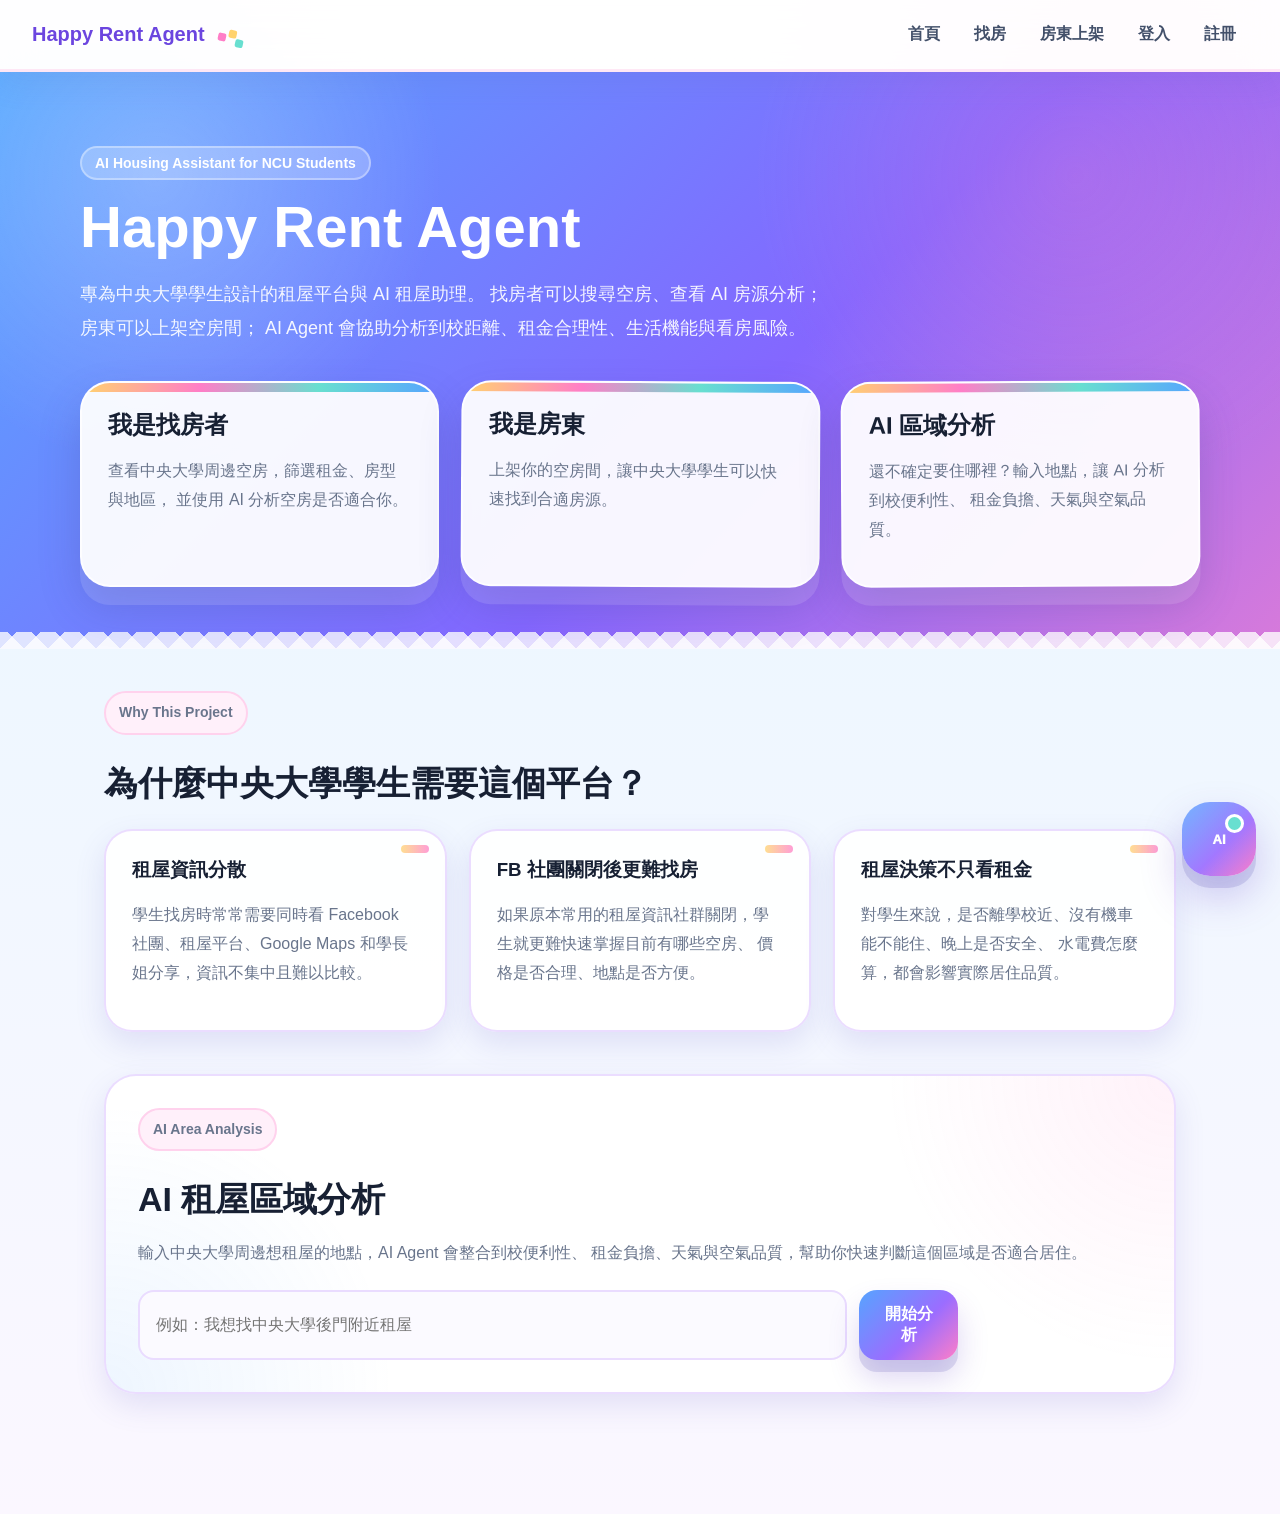
<file: templates/index.html>
<!DOCTYPE html>
<html lang="zh-Hant">
<head>
    <meta charset="UTF-8">

    <!-- 讓網頁在手機上也能正常縮放 -->
    <meta name="viewport" content="width=device-width, initial-scale=1.0">

    <title>Happy Rent Agent | 中央大學租屋平台</title>

    <!-- 共用 CSS -->
    <link rel="stylesheet" href="/static/css/style.css">
</head>
<body>

    <!-- 導覽列 -->
    <nav class="navbar">
        <div class="nav-brand">
            Happy Rent Agent
        </div>

        <div class="nav-links">
            <a href="/">首頁</a>
            <a href="/listings">找房</a>
            <a href="/landlord/new">房東上架</a>
            <a href="/login">登入</a>
            <a href="/register">註冊</a>
        </div>
    </nav>

    <!-- 首頁 Hero 區塊 -->
    <header class="home-hero">
        <div class="home-hero-content">

            <p class="tag">AI Housing Assistant for NCU Students</p>

            <h1>Happy Rent Agent</h1>

            <p class="subtitle">
                專為中央大學學生設計的租屋平台與 AI 租屋助理。
                找房者可以搜尋空房、查看 AI 房源分析；房東可以上架空房間；
                AI Agent 會協助分析到校距離、租金合理性、生活機能與看房風險。
            </p>

            <!-- 三個主要入口 -->
            <div class="home-action-grid">

                <!-- 找房者入口 -->
                <a href="/listings" class="home-action-card">
                    <h2>我是找房者</h2>
                    <p>
                        查看中央大學周邊空房，篩選租金、房型與地區，
                        並使用 AI 分析空房是否適合你。
                    </p>
                </a>

                <!-- 房東入口 -->
                <a href="/landlord/new" class="home-action-card">
                    <h2>我是房東</h2>
                    <p>
                        上架你的空房間，讓中央大學學生可以快速找到合適房源。
                    </p>
                </a>

                <!-- AI 分析入口 -->
                <a href="#ai-area-analysis" class="home-action-card">
                    <h2>AI 區域分析</h2>
                    <p>
                        還不確定要住哪裡？輸入地點，讓 AI 分析到校便利性、
                        租金負擔、天氣與空氣品質。
                    </p>
                </a>

            </div>
        </div>
    </header>

    <!-- 專案痛點介紹 -->
    <main class="container">

        <section class="problem-section">
            <div class="section-heading">
                <p class="tag dark-tag">Why This Project</p>
                <h2>為什麼中央大學學生需要這個平台？</h2>
            </div>

            <div class="problem-grid">

                <div class="problem-card">
                    <h3>租屋資訊分散</h3>
                    <p>
                        學生找房時常常需要同時看 Facebook 社團、租屋平台、Google Maps
                        和學長姐分享，資訊不集中且難以比較。
                    </p>
                </div>

                <div class="problem-card">
                    <h3>FB 社團關閉後更難找房</h3>
                    <p>
                        如果原本常用的租屋資訊社群關閉，學生就更難快速掌握目前有哪些空房、
                        價格是否合理、地點是否方便。
                    </p>
                </div>

                <div class="problem-card">
                    <h3>租屋決策不只看租金</h3>
                    <p>
                        對學生來說，是否離學校近、沒有機車能不能住、晚上是否安全、
                        水電費怎麼算，都會影響實際居住品質。
                    </p>
                </div>

            </div>
        </section>

        <!-- AI 區域分析區塊 -->
        <section id="ai-area-analysis" class="ai-analysis-home-section">

            <div class="section-heading">
                <p class="tag dark-tag">AI Area Analysis</p>
                <h2>AI 租屋區域分析</h2>
                <p>
                    輸入中央大學周邊想租屋的地點，AI Agent 會整合到校便利性、
                    租金負擔、天氣與空氣品質，幫助你快速判斷這個區域是否適合居住。
                </p>
            </div>

            <!-- AI 搜尋框 -->
            <div class="search-box light-search-box">
                <input id="locationInput" type="text" placeholder="例如：我想找中央大學後門附近租屋">
                <button onclick="analyzeArea()">開始分析</button>
            </div>

            <!-- loading 區塊 -->
            <section id="loading" class="loading hidden">
                AI Agent 正在分析中...
            </section>

            <!-- AI 分析結果 -->
            <section id="resultSection" class="hidden">
                <h2 id="resultTitle">地區分析結果</h2>

                <div class="cards">
                    <div class="card">
                        <p class="card-label">到校便利性</p>
                        <h3 id="commuteScore">--</h3>
                        <p id="commuteSummary">--</p>
                    </div>

                    <div class="card">
                        <p class="card-label">學生生活機能</p>
                        <h3 id="facilityScore">--</h3>
                        <p id="facilitySummary">--</p>
                    </div>

                    <div class="card">
                        <p class="card-label">租金負擔</p>
                        <h3 id="rentalLevel">--</h3>
                        <p id="rentalSummary">--</p>
                    </div>

                    <div class="card">
                        <p class="card-label">空氣品質</p>
                        <h3 id="airQuality">--</h3>
                        <p id="airSummary">--</p>
                    </div>
                </div>

                <section class="analysis-panel">
                    <h2>AI 地區摘要</h2>
                    <p id="aiSummary"></p>
                    <p class="coordinate-text" id="coordinateText"></p>
                    <p class="source-text" id="summarySource"></p>
                </section>

                <section class="details-grid">

                    <div class="detail-card">
                        <h3>到校方式估算</h3>
                        <p id="commuteInfo"></p>
                    </div>

                    <div class="detail-card">
                        <h3>天氣資訊</h3>
                        <p id="weatherInfo"></p>
                        <p class="source-text" id="weatherSource"></p>
                    </div>

                    <div class="detail-card">
                        <h3>租金資訊</h3>
                        <p id="rentalInfo"></p>
                        <p class="source-text" id="rentalNote"></p>
                    </div>

                    <div class="detail-card">
                        <h3>優點</h3>
                        <ul id="prosList"></ul>
                    </div>

                    <div class="detail-card">
                        <h3>可能缺點</h3>
                        <ul id="consList"></ul>
                    </div>

                    <div class="detail-card">
                        <h3>適合族群</h3>
                        <ul id="suitableList"></ul>
                    </div>

                    <div class="detail-card wide">
                        <h3>整體建議</h3>
                        <p id="suggestion"></p>
                    </div>

                </section>
            </section>

        </section>
    </main>

    <!-- 右下角 Chatbot -->
    <section class="chatbot is-collapsed" id="chatbot">
        <button
            class="chatbot-toggle"
            type="button"
            aria-label="開啟 AI 租屋助理"
            aria-expanded="false"
            onclick="toggleChatbot()"
        >
            <span class="chatbot-toggle-text">AI</span>
        </button>

        <div class="chatbot-panel">
            <div class="chat-header">
                <strong>AI 租屋助理</strong>
                <div class="chat-header-actions">
                    <span>Beta</span>
                    <button
                        class="chat-close-button"
                        type="button"
                        aria-label="收合 AI 租屋助理"
                        onclick="toggleChatbot(false)"
                    >
                        ×
                    </button>
                </div>
            </div>

            <div id="chatMessages" class="chat-messages">
                <div class="bot-message">
                    你好！我是中央大學租屋助理。你可以先輸入地點進行分析，
                    或問我「沒有機車方便嗎？」、「看房要注意什麼？」。
                </div>
            </div>

            <div class="chat-input">
                <input id="chatInput" type="text" placeholder="輸入問題...">
                <button onclick="sendChat()">送出</button>
            </div>
        </div>
    </section>

    <!-- 原本 AI 分析與 chatbot 使用的 JS -->
    <script src="/static/js/app.js"></script>
</body>
</html>
</file>
<file: static/css/style.css>
:root {
    --ink: #172033;
    --muted: #69758c;
    --soft: #fff7fe;
    --surface: rgba(255, 255, 255, 0.93);
    --surface-solid: #ffffff;
    --line: #eadcff;
    --blue: #56a4ff;
    --blue-deep: #3975f2;
    --violet: #9b6dff;
    --violet-deep: #6b45df;
    --pink: #ff7ec7;
    --pink-soft: #ffe3f4;
    --mint: #68dfd0;
    --sun: #ffd36e;
    --danger: #e65375;
    --shadow: 0 22px 54px rgba(95, 82, 191, 0.2);
    --shadow-soft: 0 12px 30px rgba(95, 82, 191, 0.14);
    --radius: 24px;
}

* {
    box-sizing: border-box;
}

html {
    scroll-behavior: smooth;
}

body {
    margin: 0;
    font-family: -apple-system, BlinkMacSystemFont, "Segoe UI", "Noto Sans TC", sans-serif;
    background:
        radial-gradient(circle at 8% 12%, rgba(104, 223, 208, 0.2), transparent 18rem),
        radial-gradient(circle at 88% 8%, rgba(255, 126, 199, 0.22), transparent 22rem),
        linear-gradient(180deg, #fff8fe 0%, #eef7ff 42%, #fbf7ff 100%);
    color: var(--ink);
}

a,
button,
input,
select,
textarea {
    font: inherit;
}

button,
a {
    transition: background 0.2s ease, color 0.2s ease, border-color 0.2s ease, box-shadow 0.2s ease, transform 0.2s ease;
}

button:hover,
.home-action-card:hover,
.listing-card:hover {
    transform: translateY(-4px) rotate(-0.2deg);
}

h1,
h2,
h3,
p {
    overflow-wrap: anywhere;
}

h1 {
    font-size: clamp(38px, 5vw, 58px);
    line-height: 1.08;
    margin: 0 0 18px;
    letter-spacing: 0;
}

.subtitle {
    max-width: 760px;
    line-height: 1.9;
    font-size: 18px;
    color: rgba(255, 255, 255, 0.92);
}

.container {
    max-width: 1120px;
    margin: 40px auto 120px;
    padding: 0 24px;
}

.hidden {
    display: none;
}

.navbar {
    min-height: 72px;
    padding: 0 32px;
    background: rgba(255, 255, 255, 0.88);
    backdrop-filter: blur(18px);
    display: flex;
    align-items: center;
    justify-content: space-between;
    border-bottom: 3px solid rgba(255, 126, 199, 0.18);
    box-shadow: 0 12px 30px rgba(96, 102, 170, 0.1);
    position: sticky;
    top: 0;
    z-index: 20;
}

.nav-brand {
    font-weight: 900;
    color: var(--violet-deep);
    font-size: 20px;
    position: relative;
}

.nav-brand::after {
    content: "";
    display: inline-block;
    width: 8px;
    height: 8px;
    margin-left: 8px;
    border-radius: 2px;
    background: var(--pink);
    box-shadow: 10px -5px 0 var(--sun), 18px 3px 0 var(--mint);
    transform: rotate(12deg);
}

.nav-links {
    display: flex;
    align-items: center;
    gap: 10px;
    flex-wrap: wrap;
    justify-content: flex-end;
}

.nav-links a {
    color: #43506a;
    text-decoration: none;
    font-weight: 700;
    padding: 9px 12px;
    border-radius: 999px;
}

.nav-links a:hover {
    color: white;
    background: linear-gradient(135deg, var(--pink), var(--violet));
    box-shadow: 0 10px 20px rgba(155, 109, 255, 0.2);
}

.hero,
.home-hero,
.listings-hero {
    padding: 74px 24px 58px;
    color: white;
    background:
        radial-gradient(circle at 12% 18%, rgba(255, 255, 255, 0.24), transparent 18rem),
        radial-gradient(circle at 84% 18%, rgba(255, 126, 199, 0.22), transparent 20rem),
        linear-gradient(135deg, #55a7ff 0%, #8467ff 58%, #ff83c9 120%);
    position: relative;
    overflow: hidden;
}

.hero::after,
.home-hero::after,
.listings-hero::after {
    content: "";
    position: absolute;
    left: 0;
    right: 0;
    bottom: -1px;
    height: 18px;
    background:
        linear-gradient(135deg, transparent 12px, rgba(255, 255, 255, 0.78) 0) 0 0 / 24px 18px,
        linear-gradient(225deg, transparent 12px, rgba(255, 255, 255, 0.78) 0) 0 0 / 24px 18px;
}

.hero-content,
.home-hero-content,
.listings-hero > div {
    max-width: 1120px;
    margin: 0 auto;
    position: relative;
    z-index: 1;
}

.tag {
    display: inline-flex;
    align-items: center;
    gap: 7px;
    padding: 7px 13px;
    border-radius: 999px;
    background: rgba(255, 255, 255, 0.22);
    border: 2px solid rgba(255, 255, 255, 0.34);
    color: inherit;
    font-size: 14px;
    font-weight: 800;
    margin: 0 0 16px;
}

.dark-tag {
    background: #fff0fa;
    border-color: #ffd2ed;
    color: var(--violet-deep);
}

.search-box {
    margin-top: 32px;
    display: flex;
    max-width: 790px;
    gap: 12px;
}

.search-box input,
.chat-input input,
.filter-group input,
.filter-group select,
.form-group input,
.form-group select,
.form-group textarea {
    width: 100%;
    padding: 14px 16px;
    border-radius: 16px;
    border: 2px solid var(--line);
    background: rgba(255, 255, 255, 0.92);
    color: var(--ink);
    outline: none;
}

.search-box input:focus,
.chat-input input:focus,
.filter-group input:focus,
.filter-group select:focus,
.form-group input:focus,
.form-group select:focus,
.form-group textarea:focus {
    border-color: var(--pink);
    box-shadow: 0 0 0 5px rgba(255, 126, 199, 0.15);
}

.search-box button,
.chat-input button,
.filter-button,
.submit-button,
.primary-link {
    border: none;
    border-radius: 18px;
    background: linear-gradient(135deg, var(--blue), var(--violet) 58%, var(--pink));
    color: white;
    font-weight: 900;
    cursor: pointer;
    box-shadow: 0 12px 0 rgba(70, 63, 168, 0.16), 0 18px 30px rgba(98, 64, 200, 0.22);
}

.search-box button,
.chat-input button {
    padding: 14px 22px;
    min-height: 52px;
}

.filter-button,
.submit-button,
.primary-link {
    padding: 12px 17px;
}

.search-box button:hover,
.chat-input button:hover,
.filter-button:hover,
.submit-button:hover,
.primary-link:hover {
    background: linear-gradient(135deg, var(--blue-deep), var(--violet-deep) 58%, #f257ad);
}

.secondary-link {
    display: inline-block;
    color: white;
    text-decoration: none;
    font-weight: 800;
    border: 1px solid rgba(255, 255, 255, 0.55);
    padding: 10px 14px;
    border-radius: 14px;
}

.secondary-link:hover {
    background: rgba(255, 255, 255, 0.13);
}

.loading,
.card,
.analysis-panel,
.detail-card,
.filter-panel,
.listing-card,
.detail-image-card,
.detail-info-card,
.detail-section,
.form-hero,
.form-section,
.auth-card,
.empty-state,
.problem-card,
.ai-analysis-home-section {
    background: var(--surface);
    border: 2px solid rgba(234, 220, 255, 0.95);
    box-shadow: var(--shadow-soft);
}

.loading {
    padding: 24px;
    border-radius: var(--radius);
}

.cards {
    display: grid;
    grid-template-columns: repeat(4, 1fr);
    gap: 18px;
    margin: 24px 0;
}

.card,
.analysis-panel,
.detail-card {
    border-radius: var(--radius);
    padding: 24px;
    position: relative;
}

.card::before,
.detail-card::before,
.problem-card::before {
    content: "";
    position: absolute;
    top: 14px;
    right: 16px;
    width: 28px;
    height: 8px;
    border-radius: 999px;
    background: linear-gradient(90deg, var(--sun), var(--pink));
    opacity: 0.75;
}

.card-label {
    color: var(--muted);
    font-size: 14px;
    font-weight: 800;
    margin: 0 0 8px;
}

.card h3 {
    margin: 0 0 12px;
    font-size: 28px;
    color: var(--blue-deep);
}

.card p,
.analysis-panel p,
.detail-card p,
.detail-card li {
    line-height: 1.75;
}

.analysis-panel {
    margin: 24px 0;
}

.details-grid {
    display: grid;
    grid-template-columns: repeat(2, 1fr);
    gap: 18px;
}

.wide {
    grid-column: span 1;
}

.coordinate-text {
    margin-top: 12px;
    color: var(--muted);
    font-size: 14px;
}

.source-text {
    margin-top: 10px;
    color: #8f9bb4;
    font-size: 13px;
}

.chatbot {
    position: fixed;
    right: 24px;
    bottom: 24px;
    width: min(390px, calc(100vw - 32px));
    z-index: 40;
    pointer-events: none;
}

.chatbot-toggle,
.chatbot-panel {
    pointer-events: auto;
}

.chatbot-toggle {
    width: 74px;
    height: 74px;
    margin-left: auto;
    border: none;
    border-radius: 28px;
    background:
        linear-gradient(135deg, rgba(255, 255, 255, 0.18), transparent),
        linear-gradient(135deg, var(--blue), var(--violet) 58%, var(--pink));
    color: white;
    box-shadow: 0 12px 0 rgba(70, 63, 168, 0.16), 0 20px 42px rgba(98, 64, 200, 0.28);
    cursor: pointer;
    display: grid;
    place-items: center;
    gap: 0;
    position: relative;
}

.chatbot-toggle::after {
    content: "";
    position: absolute;
    top: 12px;
    right: 12px;
    width: 13px;
    height: 13px;
    border-radius: 50%;
    background: var(--mint);
    border: 3px solid white;
}

.chatbot-toggle-icon {
    font-size: 31px;
    line-height: 1;
}

.chatbot-toggle-text {
    font-size: 13px;
    font-weight: 950;
    line-height: 1;
}

.chatbot-panel {
    position: absolute;
    right: 0;
    bottom: 0;
    width: 100%;
    background: rgba(255, 255, 255, 0.96);
    border: 2px solid rgba(255, 210, 237, 0.9);
    border-radius: 28px;
    box-shadow: var(--shadow);
    overflow: hidden;
    transform-origin: bottom right;
    transform: translateY(0) scale(1);
    opacity: 1;
    transition: transform 0.22s ease, opacity 0.22s ease, visibility 0.22s ease;
}

.chatbot.is-collapsed .chatbot-panel {
    opacity: 0;
    visibility: hidden;
    transform: translateY(14px) scale(0.94);
    pointer-events: none;
}

.chatbot:not(.is-collapsed) .chatbot-toggle {
    transform: translateY(2px) scale(0.92);
    opacity: 0;
    pointer-events: none;
}

.chat-header {
    padding: 16px 18px;
    background: linear-gradient(135deg, var(--blue), var(--violet), var(--pink));
    color: white;
    display: flex;
    justify-content: space-between;
    align-items: center;
}

.chat-header-actions {
    display: flex;
    align-items: center;
    gap: 9px;
}

.chat-header span {
    font-size: 12px;
    background: rgba(255, 255, 255, 0.22);
    color: white;
    padding: 4px 8px;
    border-radius: 999px;
}

.chat-close-button {
    width: 34px;
    height: 34px;
    border: none;
    border-radius: 50%;
    background: rgba(255, 255, 255, 0.2);
    color: white;
    cursor: pointer;
    font-size: 24px;
    font-weight: 700;
    line-height: 1;
}

.chat-close-button:hover {
    background: rgba(255, 255, 255, 0.32);
    transform: rotate(8deg);
}

.chat-messages {
    height: 260px;
    padding: 16px;
    overflow-y: auto;
    background: #fffafe;
}

.bot-message,
.user-message {
    padding: 10px 12px;
    border-radius: 16px;
    margin-bottom: 10px;
    line-height: 1.5;
    font-size: 14px;
}

.bot-message {
    background: white;
    border: 2px solid var(--line);
}

.user-message {
    background: #e7f0ff;
    color: #334078;
    margin-left: 40px;
}

.chat-input {
    padding: 12px;
    display: flex;
    gap: 8px;
    border-top: 1px solid var(--line);
}

.listings-hero {
    padding-top: 58px;
}

.filter-panel {
    border-radius: 22px;
    padding: 20px;
    margin-bottom: 24px;
    display: grid;
    grid-template-columns: 1.4fr 1fr 1fr auto;
    gap: 16px;
    align-items: end;
}

.filter-group {
    display: flex;
    flex-direction: column;
    gap: 8px;
}

.filter-group label,
.form-group label {
    font-size: 14px;
    color: #515d78;
    font-weight: 900;
}

.listing-count {
    margin: 18px 0;
    color: #58657d;
}

.listing-grid {
    display: grid;
    grid-template-columns: repeat(3, 1fr);
    gap: 22px;
}

.listing-card {
    border-radius: 28px;
    overflow: hidden;
    display: flex;
    flex-direction: column;
}

.listing-image-wrap {
    width: 100%;
    height: 190px;
    background: linear-gradient(135deg, #e7efff, #f3eaff);
    overflow: hidden;
}

.listing-image {
    width: 100%;
    height: 100%;
    object-fit: cover;
    display: block;
}

.listing-image:not([src]),
.listing-image[src=""] {
    display: none;
}

.listing-content {
    padding: 20px;
}

.listing-topline {
    display: flex;
    flex-wrap: wrap;
    gap: 8px;
    margin-bottom: 12px;
}

.area-badge,
.room-badge,
.status-badge,
.checklist-category {
    display: inline-block;
    padding: 6px 10px;
    border-radius: 999px;
    font-size: 12px;
    font-weight: 900;
}

.area-badge {
    background: #e5f0ff;
    color: var(--blue-deep);
}

.room-badge {
    background: #fff0fa;
    color: var(--violet-deep);
}

.listing-card h2 {
    font-size: 20px;
    margin: 0 0 8px;
    color: var(--ink);
}

.listing-address,
.listing-description,
.detail-address,
.detail-description,
.section-description,
.problem-card p,
.home-action-card p,
.form-hero p,
.auth-subtitle,
.section-heading p {
    color: var(--muted);
    line-height: 1.8;
}

.listing-address {
    min-height: 48px;
}

.listing-rent,
.detail-rent {
    font-weight: 950;
    color: var(--blue-deep);
}

.listing-rent {
    font-size: 24px;
    margin: 16px 0 10px;
}

.listing-meta {
    display: flex;
    flex-wrap: wrap;
    gap: 8px;
    margin-bottom: 12px;
}

.listing-meta span,
.detail-meta-grid div,
.feature-item,
.checkbox-item,
.smart-checklist-item {
    background: #f6f4ff;
    border: 2px solid #e8e3ff;
    border-radius: 16px;
}

.listing-meta span {
    padding: 6px 9px;
    font-size: 13px;
    color: #56637b;
}

.listing-description {
    min-height: 52px;
}

.listing-actions,
.hero-actions,
.light-actions {
    margin-top: 16px;
}

.primary-link {
    display: inline-block;
    text-decoration: none;
}

.back-link-wrap {
    margin-bottom: 20px;
}

.back-link {
    color: var(--violet-deep);
    text-decoration: none;
    font-weight: 900;
}

.back-link:hover {
    color: var(--blue-deep);
}

.detail-layout {
    display: grid;
    grid-template-columns: 1.1fr 1fr;
    gap: 24px;
    margin-bottom: 28px;
}

.detail-image-card,
.detail-info-card,
.detail-section {
    border-radius: 24px;
}

.detail-image-card {
    overflow: hidden;
    min-height: 420px;
}

.detail-image {
    width: 100%;
    height: 100%;
    min-height: 420px;
    object-fit: cover;
    display: block;
}

.detail-info-card,
.detail-section {
    padding: 28px;
}

.detail-info-card h1 {
    color: var(--ink);
    font-size: 34px;
    margin: 14px 0 12px;
}

.detail-rent {
    font-size: 34px;
    margin: 24px 0;
}

.detail-meta-grid {
    display: grid;
    grid-template-columns: repeat(2, 1fr);
    gap: 14px;
    margin-bottom: 22px;
}

.detail-meta-grid div {
    padding: 14px;
}

.meta-label {
    display: block;
    color: var(--muted);
    font-size: 13px;
    margin-bottom: 6px;
}

.contact-box {
    margin-top: 22px;
    padding: 18px;
    background: linear-gradient(135deg, #eef7ff, #fff0fa);
    border: 2px solid #ded7ff;
    border-radius: 20px;
}

.contact-box h3,
.detail-section h2,
.section-heading h2,
.form-section h2,
.problem-card h3,
.home-action-card h2,
.empty-state h2 {
    color: var(--ink);
}

.detail-section {
    margin-bottom: 28px;
}

.detail-section h2,
.form-section h2 {
    margin-top: 0;
}

.feature-grid {
    display: grid;
    grid-template-columns: repeat(3, 1fr);
    gap: 14px;
}

.feature-item {
    padding: 14px;
    color: #43506a;
    font-weight: 800;
}

.ai-detail-section {
    background: rgba(250, 249, 255, 0.92);
}

.section-heading-row {
    display: flex;
    justify-content: space-between;
    align-items: center;
    gap: 16px;
}

.detail-ai-cards {
    grid-template-columns: repeat(4, 1fr);
}

.checklist-grid,
.smart-checklist-list {
    display: grid;
    grid-template-columns: repeat(2, 1fr);
    gap: 14px;
}

.checklist-item,
.smart-checklist-item {
    border-left: 7px solid var(--pink);
    padding: 14px 16px;
    color: #43506a;
    font-weight: 800;
}

.smart-checklist-item {
    padding: 18px;
}

.checklist-category {
    background: #e5edff;
    color: var(--blue-deep);
    margin-bottom: 10px;
}

.smart-checklist-item h3 {
    margin: 0 0 10px;
    color: var(--ink);
    font-size: 17px;
}

.smart-checklist-item p {
    margin: 0;
    color: var(--muted);
    line-height: 1.7;
}

.form-hero,
.form-section {
    border-radius: 24px;
}

.form-hero {
    padding: 32px;
    margin-bottom: 24px;
}

.form-hero h1 {
    color: var(--ink);
    font-size: 38px;
    margin: 12px 0;
}

.error-box {
    background: #fff0f4;
    color: #b4244a;
    border: 2px solid #ffc9d8;
    border-radius: 16px;
    padding: 14px 18px;
    margin-bottom: 20px;
    font-weight: 800;
}

.listing-form {
    display: flex;
    flex-direction: column;
    gap: 24px;
}

.form-section {
    padding: 28px;
}

.form-grid {
    display: grid;
    grid-template-columns: repeat(2, 1fr);
    gap: 18px;
}

.form-group {
    display: flex;
    flex-direction: column;
    gap: 8px;
}

.form-group textarea {
    resize: vertical;
}

.wide-field {
    grid-column: span 2;
}

.checkbox-grid {
    display: grid;
    grid-template-columns: repeat(4, 1fr);
    gap: 14px;
    margin-bottom: 20px;
}

.checkbox-item {
    padding: 14px;
    color: #43506a;
    font-weight: 800;
    display: flex;
    align-items: center;
    gap: 8px;
}

.checkbox-item input {
    width: 16px;
    height: 16px;
    accent-color: var(--violet);
}

.form-actions {
    display: flex;
    justify-content: flex-end;
    align-items: center;
    gap: 14px;
    margin-bottom: 60px;
}

.cancel-link {
    text-decoration: none;
    color: var(--muted);
    font-weight: 800;
}

.auth-container {
    min-height: calc(100vh - 72px);
    display: flex;
    align-items: center;
    justify-content: center;
    padding: 40px 24px;
}

.auth-card {
    width: 100%;
    max-width: 480px;
    border-radius: 26px;
    padding: 34px;
    box-shadow: var(--shadow);
}

.auth-card h1 {
    color: var(--ink);
    margin: 12px 0;
    font-size: 36px;
}

.full-button {
    width: 100%;
    margin-top: 18px;
}

.auth-bottom-text {
    text-align: center;
    margin-top: 20px;
    color: var(--muted);
}

.auth-bottom-text a {
    color: var(--violet-deep);
    text-decoration: none;
    font-weight: 900;
}

.empty-state {
    grid-column: 1 / -1;
    border-radius: 24px;
    padding: 34px;
    text-align: center;
}

.dashboard-actions {
    display: flex;
    align-items: center;
    gap: 10px;
    flex-wrap: wrap;
}

.edit-link,
.danger-button {
    display: inline-block;
    border: none;
    text-decoration: none;
    padding: 10px 14px;
    border-radius: 14px;
    font-weight: 900;
    cursor: pointer;
    font-family: inherit;
}

.edit-link {
    background: #e3f1ff;
    color: #2364b5;
}

.edit-link:hover {
    background: #d4e9ff;
}

.danger-button {
    background: #fff0f4;
    color: var(--danger);
}

.danger-button:hover {
    background: #ffe1eb;
}

.dashboard-actions form {
    margin: 0;
}

.available-badge {
    background: #e6fbf5;
    color: #147a66;
}

.inactive-badge {
    background: #eef0f6;
    color: #596276;
}

.home-hero {
    padding-bottom: 62px;
}

.home-action-grid {
    display: grid;
    grid-template-columns: repeat(3, 1fr);
    gap: 22px;
    margin-top: 36px;
}

.home-action-card {
    display: block;
    text-decoration: none;
    color: var(--ink);
    background: rgba(255, 255, 255, 0.94);
    border: 2px solid rgba(255, 255, 255, 0.72);
    border-radius: 30px;
    padding: 26px;
    box-shadow: 0 18px 0 rgba(255, 255, 255, 0.12), 0 20px 42px rgba(58, 62, 130, 0.22);
    position: relative;
    overflow: hidden;
}

.home-action-card::before {
    content: "";
    position: absolute;
    inset: 0 0 auto;
    height: 9px;
    background: linear-gradient(90deg, var(--sun), var(--pink), var(--mint), var(--blue));
}

.home-action-card:nth-child(2) {
    transform: rotate(0.3deg);
}

.home-action-card:nth-child(3) {
    transform: rotate(-0.3deg);
}

.action-icon {
    font-size: 38px;
    display: inline-block;
    margin-bottom: 14px;
    filter: drop-shadow(0 8px 10px rgba(98, 64, 200, 0.18));
}

.home-action-card h2 {
    margin: 0 0 10px;
    font-size: 24px;
}

.problem-section,
.ai-analysis-home-section {
    margin: 42px 0;
}

.section-heading {
    margin-bottom: 22px;
}

.section-heading h2 {
    font-size: 34px;
    margin: 10px 0;
}

.problem-grid {
    display: grid;
    grid-template-columns: repeat(3, 1fr);
    gap: 22px;
}

.problem-card {
    border-radius: 28px;
    padding: 26px;
    position: relative;
}

.problem-card h3 {
    margin-top: 0;
}

.ai-analysis-home-section {
    border-radius: 32px;
    padding: 32px;
    background:
        radial-gradient(circle at top right, rgba(255, 126, 199, 0.1), transparent 18rem),
        radial-gradient(circle at bottom left, rgba(86, 164, 255, 0.1), transparent 18rem),
        rgba(255, 255, 255, 0.94);
}

.light-search-box {
    margin-top: 20px;
    max-width: 820px;
}

.light-search-box input {
    background: #fbfaff;
}

.markdown-like-text {
    white-space: pre-line;
    line-height: 1.8;
    color: #43506a;
}

@media (max-width: 1000px) {
    .listing-grid {
        grid-template-columns: repeat(2, 1fr);
    }

    .filter-panel {
        grid-template-columns: 1fr 1fr;
    }

    .detail-layout {
        grid-template-columns: 1fr;
    }

    .detail-ai-cards {
        grid-template-columns: repeat(2, 1fr);
    }

    .feature-grid {
        grid-template-columns: repeat(2, 1fr);
    }
}

@media (max-width: 900px) {
    .cards,
    .details-grid,
    .home-action-grid,
    .problem-grid {
        grid-template-columns: 1fr;
    }

    .search-box {
        flex-direction: column;
    }

    .chatbot {
        right: 14px;
        bottom: 14px;
        width: min(360px, calc(100vw - 28px));
    }

    .ai-analysis-home-section {
        padding: 22px;
    }
}

@media (max-width: 800px) {
    .form-grid,
    .checkbox-grid,
    .smart-checklist-list {
        grid-template-columns: 1fr;
    }

    .wide-field {
        grid-column: span 1;
    }

    .form-actions {
        justify-content: stretch;
        flex-direction: column;
        align-items: stretch;
    }

    .submit-button,
    .cancel-link {
        text-align: center;
    }
}

@media (max-width: 680px) {
    .navbar {
        padding: 14px 18px;
        align-items: flex-start;
        flex-direction: column;
        gap: 10px;
    }

    .nav-links {
        gap: 6px;
        font-size: 14px;
        justify-content: flex-start;
    }

    .listing-grid,
    .filter-panel,
    .detail-meta-grid,
    .detail-ai-cards,
    .feature-grid,
    .checklist-grid {
        grid-template-columns: 1fr;
    }

    .detail-info-card h1,
    .detail-rent {
        font-size: 28px;
    }

    .container {
        padding: 0 18px;
        margin-top: 28px;
    }
}
</file>
